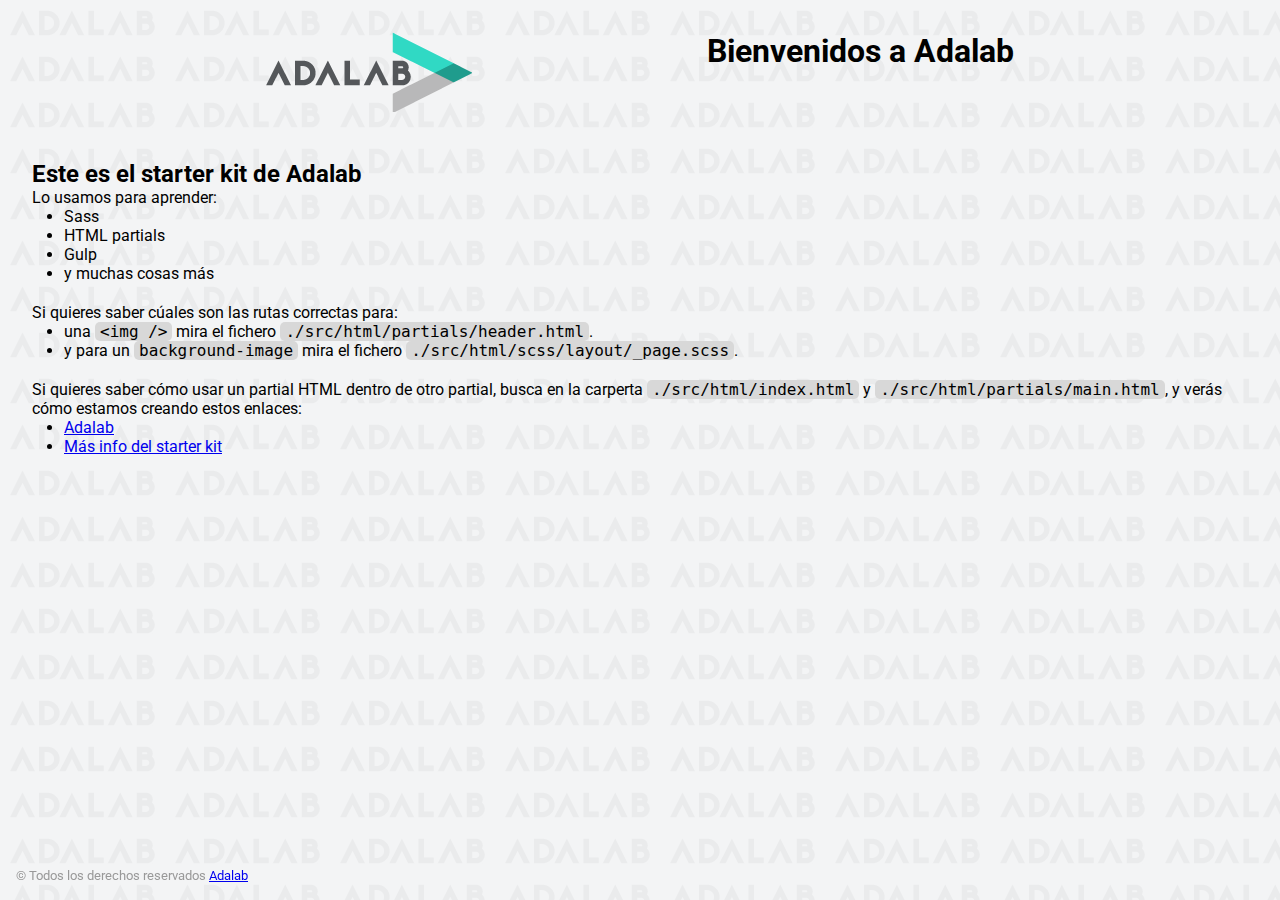
<file: docs/index.html>
<!DOCTYPE html>
<html lang="es">
  <head>
    <meta charset="UTF-8" />
    <meta name="viewport" content="width=device-width, initial-scale=1" />
    <title>Adalab Web Starter Kit</title>
    <link href="https://fonts.googleapis.com/css?family=Roboto&display=swap" rel="stylesheet" />
    <link rel="stylesheet" href="./assets/css/main.css" />
    <link rel="icon" href="./assets/images/favicon.png" />
  </head>

  <body>
    <div class="page">
      <header class="page__header">
        <img src="./assets/images/logo-adalab.png" alt="Adalab">
        <h1>Bienvenidos a Adalab</h1>
      </header>

      <main class="page__main">
        <h2>Este es el starter kit de Adalab</h2>
        <p>Lo usamos para aprender:</p>
        <ul class="main__list">
          <li>Sass</li>
          <li>HTML partials</li>
          <li>Gulp</li>
          <li>y muchas cosas más</li>
        </ul>
        <p>Si quieres saber cúales son las rutas correctas para:</p>
        <ul class="main__list">
          <li>
            una <code class="code">&lt;img /&gt;</code> mira el fichero
            <code class="code">./src/html/partials/header.html</code>.
          </li>
          <li>
            y para un <code class="code">background-image</code> mira el fichero
            <code class="code">./src/html/scss/layout/_page.scss</code>.
          </li>
        </ul>
        <p>
          Si quieres saber cómo usar un partial HTML dentro de otro partial, busca en la carperta
          <code class="code">./src/html/index.html</code> y
          <code class="code">./src/html/partials/main.html</code>, y verás cómo estamos creando estos
          enlaces:
        </p>
        <ul class="main__list">
          <li>
            <a class="link__adalab" href="https://adalab.es">Adalab</a>

          </li>
          <li>
            <a class="" href="./more-info.html">Más info del starter kit</a>

          </li>
        </ul>
      </main>

      <footer class="page__footer">
        <small>
          &copy; Todos los derechos reservados
          <a class="link__adalab" href="https://adalab.es">Adalab</a>

        </small>
      </footer>

    </div>
    <script src="./assets/js/main.js"></script>
  </body>
</html>
</file>
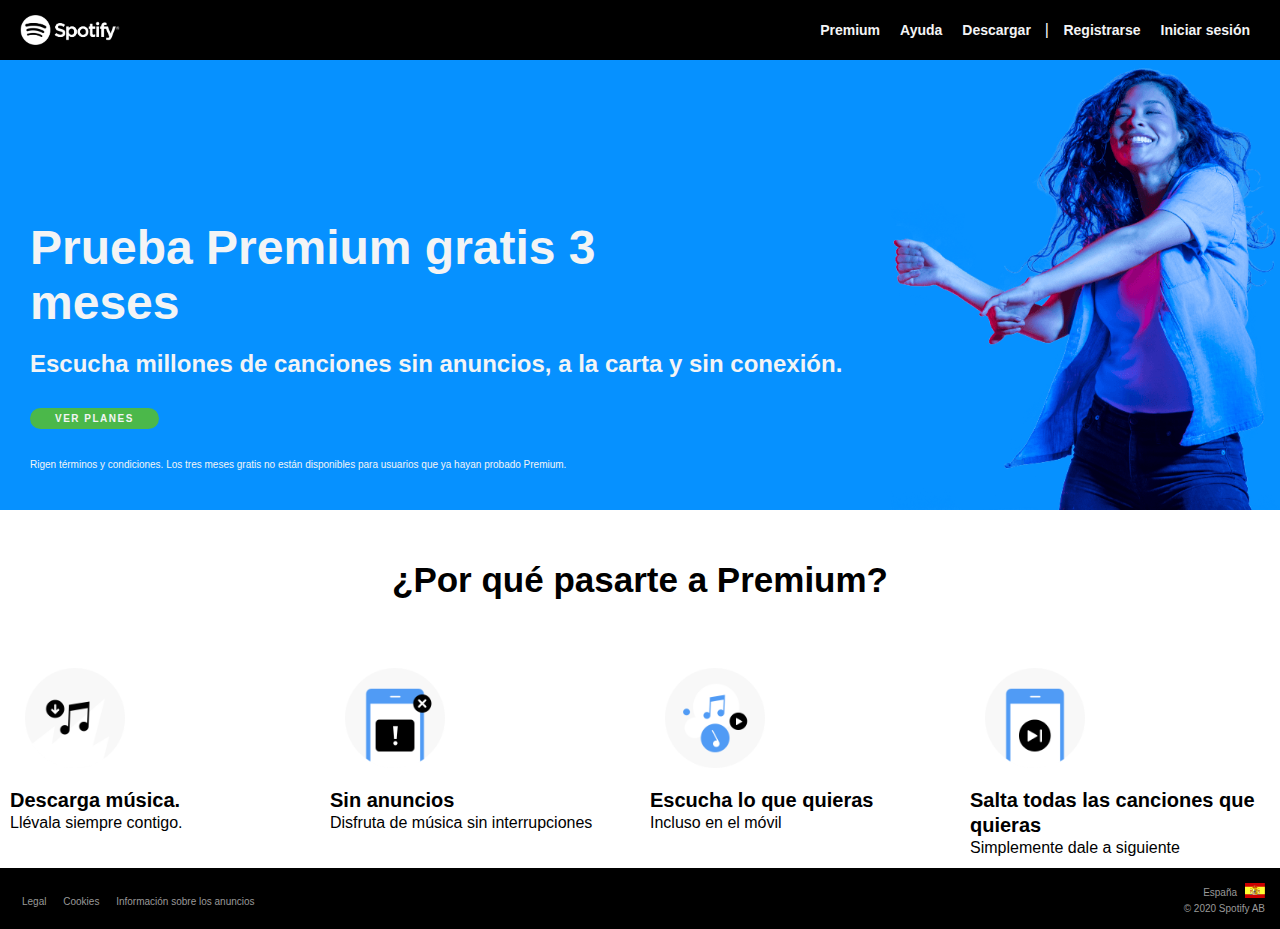
<file: public/index.html>
<!DOCTYPE html>
<html lang="es" class="size-m">
  <head>
    <meta charset="UTF-8" />
    <meta name="viewport" content="width=device-width, initial-scale=1.0" />
    <meta http-equiv="X-UA-Compatible" content="ie=edge" />
    <link rel="stylesheet" href="./assets/css/main.css" />
    <title>Spotify</title>
  </head>

  <body>
    <!-- header -->
    <header class="header">
      <img class="logo" src="./assets/images/logo.png" alt="Spotify logo" />
      <img
        class="logo hamb"
        src="./assets/images/menu-icon.png"
        alt="Spotify logo"
      />
      <nav class="nav">
        <ul class="list">
          <li class="list-item">
            <a class="link" href="#">Premium</a>
          </li>
          <li class="list-item">
            <a class="link" href="#">Ayuda</a>
          </li>
          <li class="list-item">
            <a class="link" href="#">Descargar</a>
          </li>
          <li class="list-item link-signup">
            <a class="link" href="../signup.html">Registrarse</a>
          </li>
          <li class="list-item">
            <a class="link" href="#">Iniciar sesión</a>
          </li>
        </ul>
      </nav>
    </header>

    <main class="main">
      <!-- hero -->
      <section class="hero">
        <h1 class="hero-title">Prueba Premium gratis 3 meses</h1>
        <h2 class="hero-subtitle">
          Escucha millones de canciones sin anuncios, a la carta y sin conexión.
        </h2>
        <a class="hero-plans" href="#">Ver planes</a>
        <small class="hero-policy">
          Rigen términos y condiciones. Los tres meses gratis no están disponibles
          para usuarios que ya hayan probado Premium.
        </small>
      </section>

      <!-- benefits -->
      <section class="benefits-wrapper">
        <h2 class="benefits-title">¿Por qué pasarte a Premium?</h2>

      <!-- <div class="benefits">
     <article class="benefit">
       <img
         class="benefit-img"
         src="./assets/images/benefit-1.png"
         alt="#"
       />
       <div class="info">
         <h3 class="benefit-title"></h3>
         <p class="benefit-description"></p>
       </article>
       </div> -->
      <article class="benefit">
        <img
          class="benefit-img"
          src="./assets/images/benefit-1.png"
          alt="Sin anuncios"
        />
        <div class="info">
          <h3 class="benefit-title">Descarga música.</h3>
          <p class="benefit-description">Llévala siempre contigo.</p>
        </div>
      </article>
          <article class="benefit">
            <img
              class="benefit-img"
              src="./assets/images/benefit-2.png"
              alt="Sin anuncios"
            />
            <div class="info">
              <h3 class="benefit-title">Sin anuncios</h3>
              <p class="benefit-description">Disfruta de música sin interrupciones</p>
            </div>
          </article>
          <article class="benefit">
            <img
              class="benefit-img"
              src="./assets/images/benefit-3.png"
              alt="Escucha lo que quieras"
            />
            <div class="info">
              <h3 class="benefit-title">Escucha lo que quieras</h3>
              <p class="benefit-description">Incluso en el móvil</p>
            </div>
          </article>
          <article class="benefit">
            <img
              class="benefit-img"
              src="./assets/images/benefit-4.png"
              alt="Salta todas las canciones que quieras"
            />
            <div class="info">
              <h3 class="benefit-title">Salta todas las canciones que quieras</h3>
              <p class="benefit-description">Simplemente dale a siguiente</p>
            </div>
          </article>
        </div>
      </section>

    </main>

    <!-- footer -->
    <footer class="footer">
      <nav>
        <ul>
          <li class="footer-menu-items">
            <a class="footer-menu-links" href="#">Legal</a>
          </li>
          <li class="footer-menu-items">
            <a class="footer-menu-links" href="#">Cookies</a>
          </li>
          <li class="footer-menu-items">
            <a class="footer-menu-links" href="#">Información sobre los anuncios</a>
          </li>
        </ul>
      </nav>
      <div class="copy">
        <span class="copy-spain"
          >España
          <img
            class="copy-spain-flag"
            src="./assets/images/es.svg"
            alt="Salta todas las canciones que quieras"
        /></span>
        <span class="copy-year">&copy; 2020 Spotify AB</span>
      </div>
    </footer>

  </body>
</html>
</file>
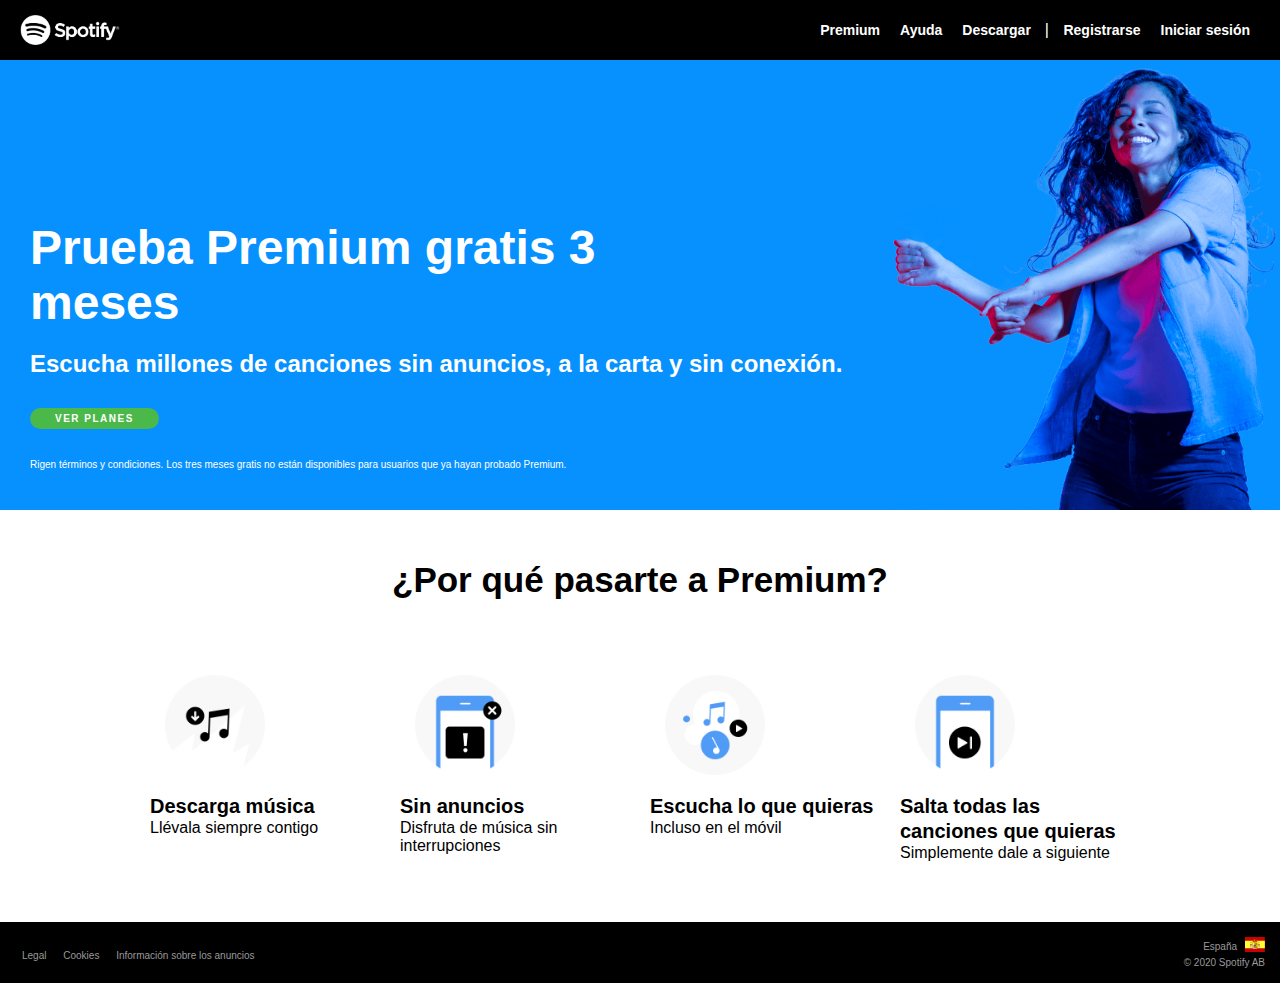
<file: version-0/index.html>
<!DOCTYPE html>
<html lang="es" class="size-m">

<head>
  <meta charset="UTF-8" />
  <meta name="viewport" content="width=device-width, initial-scale=1.0" />
  <meta http-equiv="X-UA-Compatible" content="ie=edge" />
  <link rel="stylesheet" href="./styles/main.css" />
  <title>Spotify</title>
</head>

<body>
  <!-- header -->
  <header class="header">
    <img class="logo" src="./images/logo.png" alt="Spotify logo" />
    <img class="logo hamb" src="./images/menu-icon.png" alt="Spotify logo" />
    <nav class="nav">
      <ul class="list">
        <li class="list-item">
          <a class="link" href="#">Premium</a>
        </li>
        <li class="list-item">
          <a class="link" href="#">Ayuda</a>
        </li>
        <li class="list-item">
          <a class="link" href="#">Descargar</a>
        </li>
        <li class="list-item link-signup">
          <a class="link" href="#">Registrarse</a>
        </li>
        <li class="list-item">
          <a class="link" href="#">Iniciar sesión</a>
        </li>
      </ul>
    </nav>
  </header>

  <main class="main">
    <!-- hero -->
    <section class="hero">
      <h1 class="hero-title">Prueba Premium gratis 3 meses</h1>
      <h2 class="hero-subtitle">
        Escucha millones de canciones sin anuncios, a la carta y sin conexión.
      </h2>
      <a class="hero-plans" href="#">Ver planes</a>
      <small class="hero-policy">
        Rigen términos y condiciones. Los tres meses gratis no están disponibles para usuarios que
        ya hayan probado Premium.
      </small>
    </section>

    <!-- benefits -->
    <section class="benefits-wrapper">
      <h2 class="benefits-title">¿Por qué pasarte a Premium?</h2>
      <div class="benefits">
        <article class="benefit">
          <img class="benefit-img" src="./images/benefit-1.png" alt="Descarga música" />
          <div class="info">
            <h3 class="benefit-title">Descarga música</h3>
            <p class="benefit-description">Llévala siempre contigo</p>
          </div>
        </article>
        <article class="benefit">
          <img class="benefit-img" src="./images/benefit-2.png" alt="Sin anuncios" />
          <div class="info">
            <h3 class="benefit-title">Sin anuncios</h3>
            <p class="benefit-description">Disfruta de música sin interrupciones</p>
          </div>
        </article>
        <article class="benefit">
          <img class="benefit-img" src="./images/benefit-3.png" alt="Escucha lo que quieras" />
          <div class="info">
            <h3 class="benefit-title">Escucha lo que quieras</h3>
            <p class="benefit-description">Incluso en el móvil</p>
          </div>
        </article>
        <article class="benefit">
          <img class="benefit-img" src="./images/benefit-4.png" alt="Salta todas las canciones que quieras" />
          <div class="info">
            <h3 class="benefit-title">Salta todas las canciones que quieras</h3>
            <p class="benefit-description">Simplemente dale a siguiente</p>
          </div>
        </article>
      </div>
    </section>
  </main>

  <!-- footer -->
  <footer class="footer">
    <nav>
      <ul>
        <li class="footer-menu-items">
          <a class="footer-menu-links" href="#">Legal</a>
        </li>
        <li class="footer-menu-items">
          <a class="footer-menu-links" href="#">Cookies</a>
        </li>
        <li class="footer-menu-items">
          <a class="footer-menu-links" href="#">Información sobre los anuncios</a>
        </li>
      </ul>
    </nav>
    <div class="copy">
      <span class="copy-spain">España
        <img class="copy-spain-flag" src="./images/es.svg" alt="Salta todas las canciones que quieras" /></span>
      <span class="copy-year">&copy; 2020 Spotify AB</span>
    </div>
  </footer>
</body>

</html>
</file>
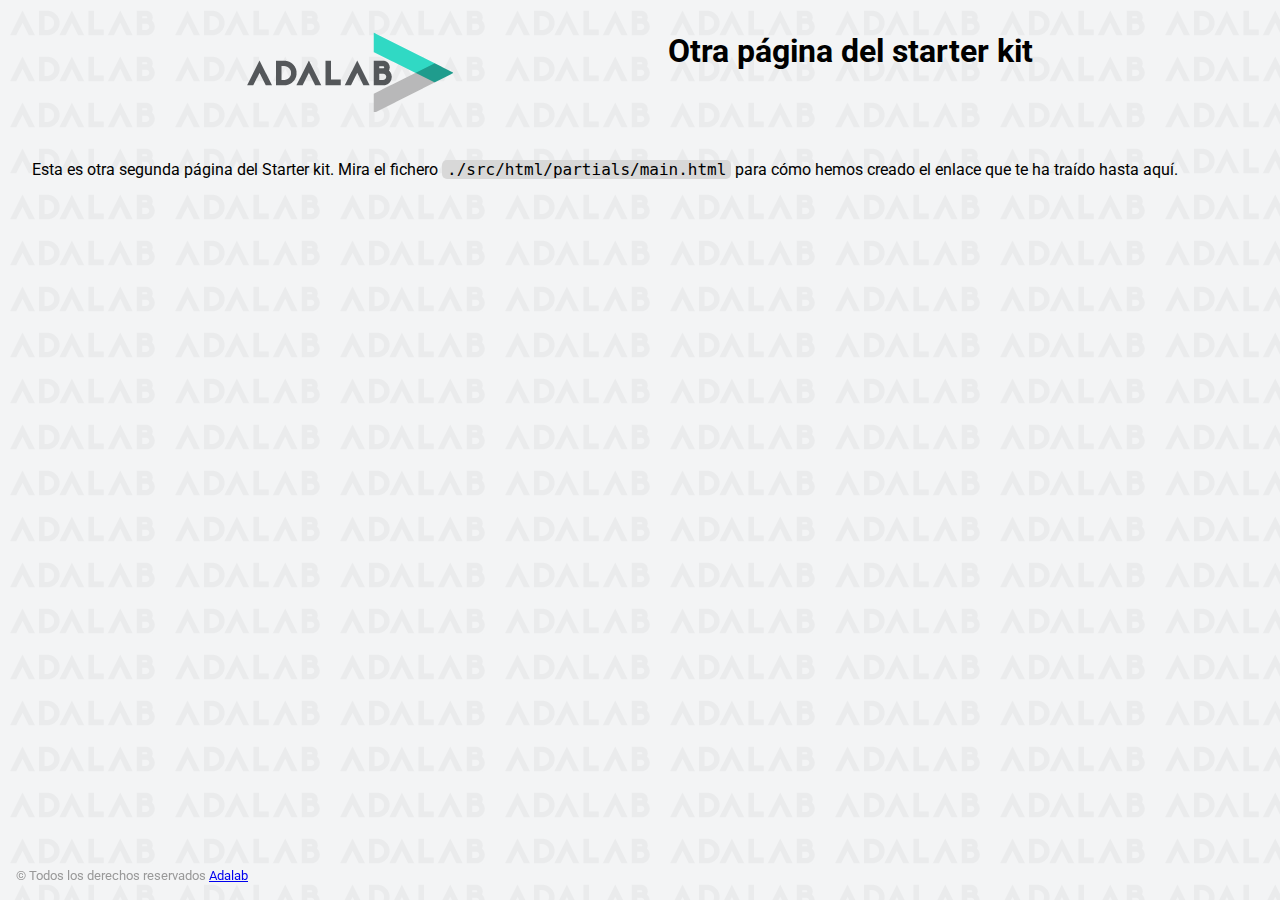
<file: docs/more-info.html>
<!DOCTYPE html>
<html lang="es">
  <head>
    <meta charset="UTF-8" />
    <meta name="viewport" content="width=device-width, initial-scale=1" />
    <title>Adalab Web Starter Kit</title>
    <link href="https://fonts.googleapis.com/css?family=Roboto&display=swap" rel="stylesheet" />
    <link rel="stylesheet" href="./assets/css/main.css" />
    <link rel="icon" href="./assets/images/favicon.png" />
  </head>

  <body>
    <div class="page">
      <header class="page__header">
        <img src="./assets/images/logo-adalab.png" alt="Adalab">
        <h1>Otra página del starter kit</h1>
      </header>

      <main>
        <p>
          Esta es otra segunda página del Starter kit. Mira el fichero
          <code class="code">./src/html/partials/main.html</code> para cómo hemos creado el enlace
          que te ha traído hasta aquí.
        </p>
      </main>
      <footer class="page__footer">
        <small>
          &copy; Todos los derechos reservados
          <a class="link__adalab" href="https://adalab.es">Adalab</a>

        </small>
      </footer>

    </div>
    <script src="./assets/js/main.js"></script>
  </body>
</html>
</file>
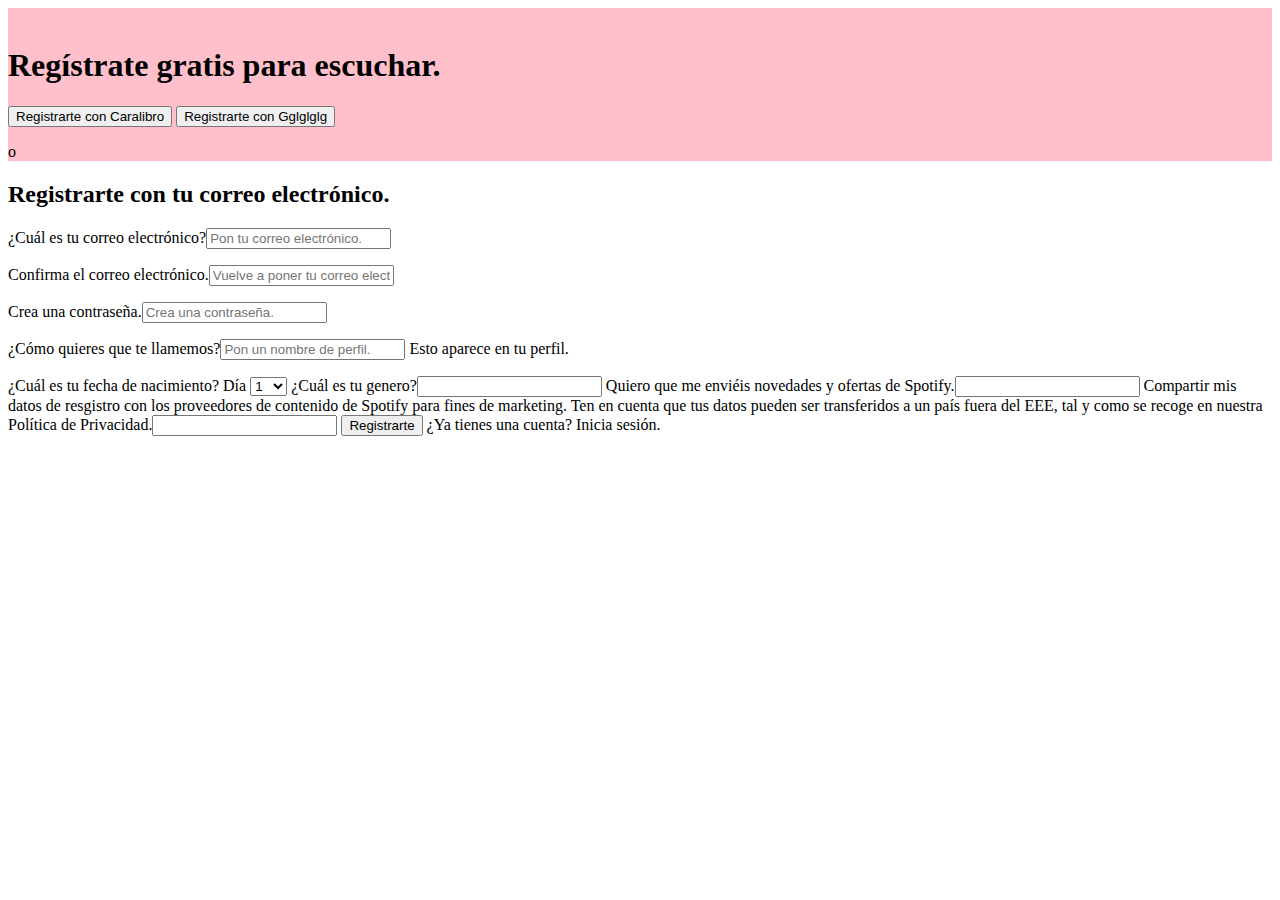
<file: public/signup.html>
<!DOCTYPE html>
<html lang="es">
  <head>
    <meta charset="UTF-8" />
    <meta http-equiv="X-UA-Compatible" content="IE=edge" />
    <meta name="viewport" content="width=device-width, initial-scale=1.0" />
    <title>Sign up!</title>
    <link rel="stylesheet" href="./assets/css/signup.css" />
  </head>
  <body>
    <header>
      <img />
      <h1>Regístrate gratis para escuchar.</h1>
      <button class="facebook">Registrarte con Caralibro</button>
      <button class="google">Registrarte con Gglglglg</button>
      <p>o</p>
    </header>
    <h2>Registrarte con tu correo electrónico.</h2>
    <form class="formulario">
      <label for="email"
        >¿Cuál es tu correo electrónico?<input
          type="email"
          id="email"
          placeholder="Pon tu correo electrónico."
      /></label>
      <label for="email-again"
        >Confirma el correo electrónico.<input
          type="email"
          id="email-again"
          placeholder="Vuelve a poner tu correo electrónico."
      /></label>
      <label for="pass"
        >Crea una contraseña.<input
          type="password"
          id="pass"
          placeholder="Crea una contraseña."
      /></label>
      <label for="nickname"
        >¿Cómo quieres que te llamemos?<input
          type="text"
          id="nickname"
          placeholder="Pon un nombre de perfil."
        />
        <span>Esto aparece en tu perfil.</span>
      </label>
      <label for=""
        >¿Cuál es tu fecha de nacimiento?
        <label>Día
        <select><option value="1">1</option>
        <option value="2">2</option>
        <option value="3">3</option>
        <option value="4">4</option>
        <option value="5">5</option>
        <option value="6">6</option>
        <option value="7">7</option>
        <option value="8">8</option>
        <option value="9">9</option>
        <option value="10">10</option>
        <option value="11">11</option>
        <option value="12">12</option>
        <option value="13">13</option>
        <option value="14">14</option>
        <option value="15">15</option>
        <option value="16">16</option>
        <option value="17">17</option>
        <option value="18">18</option>
        <option value="19">19</option>
        <option value="20">20</option>
        <option value="21">21</option>
        <option value="22">22</option>
        <option value="23">23</option>
        <option value="24">24</option>
        <option value="25">25</option>
        <option value="26">26</option>
        <option value="27">27</option>
        <option value="28">28</option>
        <option value="29">29</option>
        <option value="30">30</option>
        <option value="31">31</option>
        </select></label>

      <label for="">¿Cuál es tu genero?<input type="text" /></label>
      <label for=""
        >Quiero que me enviéis novedades y ofertas de Spotify.<input
          type="text"
      /></label>
      <label for=""
        >Compartir mis datos de resgistro con los proveedores de contenido de
        Spotify para fines de marketing. Ten en cuenta que tus datos pueden ser
        transferidos a un país fuera del EEE, tal y como se recoge en nuestra
        Política de Privacidad.<input type="text"
      /></label>
      <label for=""><input type="submit" value="Registrarte" /></label>
    </form>
    <span>¿Ya tienes una cuenta? Inicia sesión.</span>
  </body>
</html>
</file>
<file: docs/assets/css/main.css>
*{box-sizing:border-box;margin:0;padding:0}.code{font-size:16px;background:#d8d8d8;padding:0 5px;border-radius:5px}.link__adalab:hover{background-color:#099d8d;color:#fff}.link__github:hover{background-color:#CCC;color:#000}body{padding:2rem;height:100vh;background-image:url("../images/bg-adalab.png");background-color:#f3f4f5;font-family:"Roboto",sans-serif}.page__header{display:flex;justify-content:space-evenly;margin-bottom:3rem}.page__footer{position:fixed;left:0;bottom:0;width:100vw;padding:1rem;color:#999}.main__list{padding-left:2rem;padding-bottom:20px}
</file>
<file: public/assets/css/main.css>
* {
  box-sizing: border-box;
  margin: 0;
  padding: 0; }

/* header */
.header {
  position: fixed;
  top: 0;
  width: 100%;
  padding: 15px 20px;
  display: flex;
  justify-content: space-between;
  align-items: center;
  background: black; }

.hero-title {
  margin-top: 50px; }

.logo {
  height: 30px; }

.nav {
  display: none; }

.list {
  display: flex;
  justify-content: space-between;
  list-style-type: none; }

.link {
  padding: 10px;
  font-size: 14px;
  font-weight: bold; }

.link:hover {
  color: #4bb84a; }

.link-signup:before {
  padding-left: 4px;
  content: '|';
  color: #f3f4f5; }

/* footer */
.footer {
  display: flex;
  justify-content: space-between;
  align-items: flex-end;
  padding: 15px;
  background-color: black; }

.footer,
.footer * {
  font-size: 10px;
  color: #999; }

.footer-menu-links:hover {
  color: #f3f4f5; }

.footer-menu-items {
  display: inline-block; }

.footer-menu-links {
  display: inline-block;
  padding: 7px; }

/* hero area */
.hero {
  padding: 60px 30px 30px 30px;
  background-color: #0691ff;
  color: #f3f4f5;
  height: 50vh; }

.hero-title {
  max-width: 600px;
  font-size: 3rem;
  line-height: 55px; }

.hero-subtitle {
  margin-top: 20px;
  font-size: 1.5rem; }

.hero-plans {
  display: inline-block;
  margin-top: 30px;
  padding: 5px 25px;
  border-radius: 50px;
  background-color: #4bb84a;
  font-size: 10px;
  font-weight: bold;
  letter-spacing: 1.5px;
  text-transform: uppercase; }

.hero-policy {
  display: block;
  margin-top: 30px;
  font-size: 10px; }

/* benefits area */
.benefits-wrapper {
  display: grid;
  grid-template-columns: 1fr; }
  @media all and (min-width: 768px) {
    .benefits-wrapper {
      grid-template-columns: 1fr 1fr;
      grid-template-rows: 1fr 1fr 1fr;
      row-gap: 20px; } }
  @media all and (min-width: 1200px) {
    .benefits-wrapper {
      grid-template-columns: repeat(4, 1fr);
      grid-template-rows: 1fr 2fr; } }

.benefits-title {
  margin-top: 50px;
  text-align: center;
  font-size: 35px; }
  @media all and (min-width: 768px) {
    .benefits-title {
      grid-column: span 2; } }
  @media all and (min-width: 1200px) {
    .benefits-title {
      grid-column: span 4; } }

/* benefit item */
.benefit {
  display: grid;
  grid-template-columns: 1fr 2fr;
  padding: 10px;
  grid-template-rows: 100px;
  line-height: 50px;
  align-items: center; }
  @media all and (min-width: 768px) {
    .benefit {
      align-items: none;
      line-height: 20px;
      width: 100%; } }

.benefit-img {
  margin: 15px;
  width: 100px; }

.benefit-title {
  font-size: 1.25rem;
  line-height: 25px; }

* {
  box-sizing: border-box;
  font-family: "Roboto", sans-serif;
  font-size: 16px;
  margin: 0;
  padding: 0; }

a {
  color: #f3f4f5;
  text-decoration: none; }

body {
  margin: 0; }

/* main */
.main {
  margin-top: 60px;
  /* esto es lo que mide el header */ }

/* copy */
.copy {
  display: flex;
  flex-direction: column;
  text-align: right; }

.copy-year {
  margin-top: 5px; }

.copy-spain-flag {
  margin-left: 5px;
  height: 15px;
  vertical-align: text-bottom; }

/* media queries */
@media all and (min-width: 768px) {
  .hero {
    background-image: url(../images/premium-dancer.png);
    background-size: contain;
    background-repeat: no-repeat;
    background-position-x: right; }
  .hamb {
    display: none; }
  .nav {
    display: block; }
  .hero-title {
    margin-top: 100px; } }

@media all and (min-width: 1200px) {
  .benefits {
    flex-direction: row;
    flex-wrap: nowrap;
    max-width: 1000px; }
  .benefit {
    display: block; } }

/*# sourceMappingURL=main.css.map */
</file>
<file: public/assets/css/signup.css>
header {
  background-color: pink; }

.formulario {
  display: flex;
  flex-direction: column;
  gap: 1rem; }

/*# sourceMappingURL=signup.css.map */
</file>
<file: version-0/styles/main.css>
/* reset styles */

* {
  box-sizing: border-box;
  font-family: Circular, Arial, Helvetica, sans-serif;
  font-size: 16px;
  margin: 0;
  padding: 0;
}

a {
  color: white;
  text-decoration: none;
}

body {
  margin: 0;
}

/* header */

.header {
  position: fixed;
  top: 0;
  width: 100%;
  padding: 15px 20px;
  display: flex;
  justify-content: space-between;
  align-items: center;
  background: black;
}
.hero-title {
  margin-top: 50px;
}
.logo {
  height: 30px;
}
.nav{
  display: none;
}
.list {
  display: flex;
  justify-content: space-between;
  list-style-type: none;
}

.link {
  padding: 10px;
  font-size: 14px;
  font-weight: bold;
}

.link:hover {
  color: #4bb84a;
}

.link-signup:before {
  padding-left: 4px;
  content: '|';
  color: white;
}

/* main */

.main {
  margin-top: 60px; /* esto es lo que mide el header */
}

/* hero area */

.hero {
  padding: 60px 30px 30px 30px;
  background-color: #0691ff;
  color: white;
  height: 50vh;
}

.hero-title {

  max-width: 600px;
  font-size: 3rem;
  line-height: 55px;
}

.hero-subtitle {
  margin-top: 20px;
  font-size: 1.5rem;
}

.hero-plans {
  display: inline-block;
  margin-top: 30px;
  padding: 5px 25px;
  border-radius: 50px;
  background-color: #4bb84a;
  font-size: 10px;
  font-weight: bold;
  letter-spacing: 1.5px;
  text-transform: uppercase;
}

.hero-policy {
  display: block;
  margin-top: 30px;
  font-size: 10px;
}

/* benefits area */

.benefits-title {
  margin-top: 50px;
  text-align: center;
  font-size: 35px;
}

.benefits {
  display: flex;
  flex-direction: column;
  align-items: flex-start;
  margin: 50px auto;
  max-width: 400px;
}

/* benefit item */

.benefit {
  display: flex;
  align-items: left;
  padding: 10px;
}

.benefit-img {
  margin: 15px;
  width: 100px;
}

.benefit-title {
  font-size: 1.25rem;
  line-height: 25px;
}

/* footer */

.footer {
  display: flex;
  justify-content: space-between;
  align-items: flex-end;
  padding: 15px;
  background-color: black;
}

.footer,
.footer * {
  font-size: 10px;
  color: #999;
}

.footer-menu-links:hover {
  color: white;
}

.footer-menu-items {
  display: inline-block;
}

.footer-menu-links {
  display: inline-block;
  padding: 7px;
}

/* copy */

.copy {
  display: flex;
  flex-direction: column;
  text-align: right;
}

.copy-year {
  margin-top: 5px;
}

.copy-spain-flag {
  margin-left: 5px;
  height: 15px;
  vertical-align: text-bottom;
}

/* media queries */

@media all and (min-width: 768px) {

  .hero {
    background-image: url(../images/premium-dancer.png);
    background-size: contain;
    background-repeat: no-repeat;
    background-position-x: right;
  }
  .hamb{
    display: none;
  }
  .nav{
    display: block;
  }
  .hero-title {
    margin-top: 100px;
  }
  .benefits {
    flex-direction: row;
    justify-content: center;
    flex-wrap: wrap;
    max-width: 700px;
  }

  .benefit {
    width: 50%;
  }
}

@media all and (min-width: 1200px) {
  .benefits {
    flex-direction: row;
    flex-wrap: nowrap;
    max-width: 1000px;
  }

  .benefit {
    display: block;
  }
}
</file>
